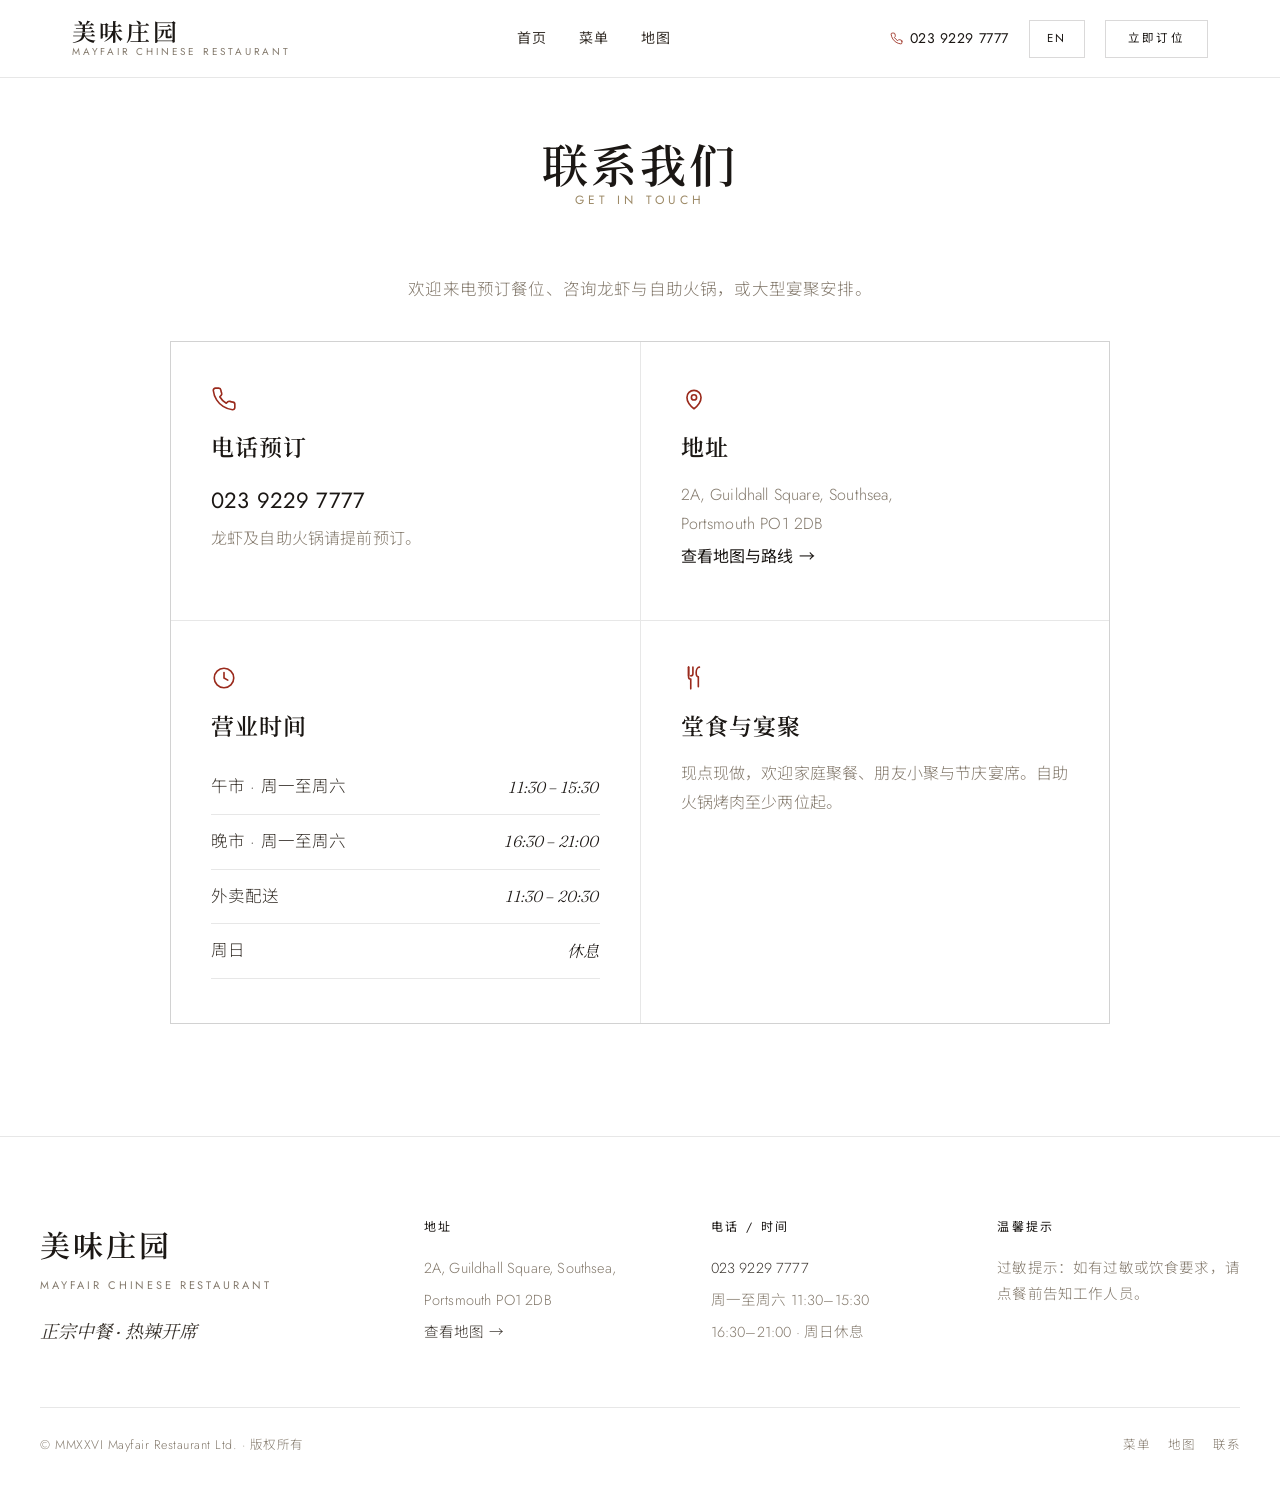
<file: contact.html>
<!DOCTYPE html>
<html lang="zh-CN">
<head>
  <meta charset="UTF-8" />
  <meta name="viewport" content="width=device-width, initial-scale=1.0" />
  <title>联系 Contact · 美味庄园 Mayfair Chinese Restaurant</title>
  <meta name="description" content="联系美味庄园 · Contact Mayfair Chinese Restaurant — phone, address and opening hours." />
  <link rel="preconnect" href="https://fonts.googleapis.com" />
  <link rel="preconnect" href="https://fonts.gstatic.com" crossorigin />
  <link href="https://fonts.googleapis.com/css2?family=Noto+Sans+SC:wght@400;500;700&family=Noto+Serif+SC:wght@500;700&display=swap" rel="stylesheet" />
  <link rel="stylesheet" href="assets/style.css?v=28" />
</head>
<body>
  <header class="site-header">
    <nav class="nav">
      <a class="brand" href="index.html">
        <span class="brand-mark">美味庄园</span>
        <span class="brand-sub">Mayfair Chinese Restaurant</span>
      </a>
      <ul class="nav-links">
        <li><a href="index.html"><span class="lang-zh">首页</span><span class="lang-en">Home</span></a></li>
        <li><a href="menu.html"><span class="lang-zh">菜单</span><span class="lang-en">Menu</span></a></li>
        <li><a href="map.html"><span class="lang-zh">地图</span><span class="lang-en">Map</span></a></li>
        <li class="phone-mobile"><a href="tel:+442392297777"><span class="ph-i"><svg class="svg-ico" width="13" height="13" viewBox="0 0 24 24" fill="none" stroke="currentColor" stroke-width="1.6" stroke-linecap="round" stroke-linejoin="round"><path d="M22 16.92v3a2 2 0 0 1-2.18 2 19.8 19.8 0 0 1-8.63-3.07 19.5 19.5 0 0 1-6-6 19.8 19.8 0 0 1-3.07-8.67A2 2 0 0 1 4.11 2h3a2 2 0 0 1 2 1.72c.13.96.36 1.9.7 2.81a2 2 0 0 1-.45 2.11L8.09 9.91a16 16 0 0 0 6 6l1.27-1.27a2 2 0 0 1 2.11-.45c.9.34 1.85.57 2.81.7A2 2 0 0 1 22 16.92z"/></svg></span> 023 9229 7777</a></li>
        <li class="reserve-mobile"><a class="btn btn-secondary nav-book" href="contact.html"><span class="lang-zh">立即订位</span><span class="lang-en">Reserve</span></a></li>
      </ul>
      <a class="nav-phone" href="tel:+442392297777"><span class="ph-i"><svg class="svg-ico" width="13" height="13" viewBox="0 0 24 24" fill="none" stroke="currentColor" stroke-width="1.6" stroke-linecap="round" stroke-linejoin="round"><path d="M22 16.92v3a2 2 0 0 1-2.18 2 19.8 19.8 0 0 1-8.63-3.07 19.5 19.5 0 0 1-6-6 19.8 19.8 0 0 1-3.07-8.67A2 2 0 0 1 4.11 2h3a2 2 0 0 1 2 1.72c.13.96.36 1.9.7 2.81a2 2 0 0 1-.45 2.11L8.09 9.91a16 16 0 0 0 6 6l1.27-1.27a2 2 0 0 1 2.11-.45c.9.34 1.85.57 2.81.7A2 2 0 0 1 22 16.92z"/></svg></span> 023 9229 7777</a>
      <button class="lang-toggle" type="button">EN</button>
      <a class="btn btn-secondary nav-book" href="contact.html"><span class="lang-zh">立即订位</span><span class="lang-en">Reserve</span></a>
      <button class="nav-toggle" type="button" aria-label="菜单 Menu">☰</button>
    </nav>
  </header>

  <section style="padding-top:60px;">
    <div class="wrap">
      <div class="section-head">
        <span class="scroll-title"><span class="zh"><span class="lang-zh">联系我们</span><span class="lang-en">Contact</span></span><span class="en">Get in Touch</span></span>
        <div class="cloud-div"></div>
      </div>
      <p class="menu-intro" style="margin-bottom:36px;">
        <span class="lang-zh">欢迎来电预订餐位、咨询龙虾与自助火锅，或大型宴聚安排。</span>
        <span class="lang-en">Call us to reserve a table, pre-order lobster or buffet hot pot, or arrange a larger gathering.</span>
      </p>

      <div class="contact-grid">
        <div class="contact-card">
          <div class="ico"><svg class="svg-ico" width="26" height="26" viewBox="0 0 24 24" fill="none" stroke="currentColor" stroke-width="1.5" stroke-linecap="round" stroke-linejoin="round"><path d="M22 16.92v3a2 2 0 0 1-2.18 2 19.8 19.8 0 0 1-8.63-3.07 19.5 19.5 0 0 1-6-6 19.8 19.8 0 0 1-3.07-8.67A2 2 0 0 1 4.11 2h3a2 2 0 0 1 2 1.72c.13.96.36 1.9.7 2.81a2 2 0 0 1-.45 2.11L8.09 9.91a16 16 0 0 0 6 6l1.27-1.27a2 2 0 0 1 2.11-.45c.9.34 1.85.57 2.81.7A2 2 0 0 1 22 16.92z"/></svg></div>
          <h3><span class="lang-zh">电话预订</span><span class="lang-en">Phone &amp; Reservations</span></h3>
          <p><a href="tel:+442392297777" style="font-size:22px;">023 9229 7777</a></p>
          <p><span class="lang-zh">龙虾及自助火锅请提前预订。</span><span class="lang-en">Please pre-order lobster &amp; buffet hot pot.</span></p>
        </div>

        <div class="contact-card">
          <div class="ico"><svg class="svg-ico" width="26" height="26" viewBox="0 0 24 24" fill="none" stroke="currentColor" stroke-width="1.5" stroke-linecap="round" stroke-linejoin="round"><path d="M12 21s-6.5-5.3-6.5-10.5a6.5 6.5 0 0 1 13 0C18.5 15.7 12 21 12 21z"/><circle cx="12" cy="10.5" r="2.4"/></svg></div>
          <h3><span class="lang-zh">地址</span><span class="lang-en">Address</span></h3>
          <p>2A, Guildhall Square, Southsea,<br />Portsmouth PO1 2DB</p>
          <p><a href="map.html"><span class="lang-zh">查看地图与路线 →</span><span class="lang-en">View map &amp; directions →</span></a></p>
        </div>

        <div class="contact-card">
          <div class="ico"><svg class="svg-ico" width="26" height="26" viewBox="0 0 24 24" fill="none" stroke="currentColor" stroke-width="1.5" stroke-linecap="round" stroke-linejoin="round"><circle cx="12" cy="12" r="9"/><path d="M12 7v5l3.5 2"/></svg></div>
          <h3><span class="lang-zh">营业时间</span><span class="lang-en">Opening Hours</span></h3>
          <table class="hours-table">
            <tr><td><span class="lang-zh">午市 · 周一至周六</span><span class="lang-en">Lunch · Mon–Sat</span></td><td>11:30 – 15:30</td></tr>
            <tr><td><span class="lang-zh">晚市 · 周一至周六</span><span class="lang-en">Dinner · Mon–Sat</span></td><td>16:30 – 21:00</td></tr>
            <tr><td><span class="lang-zh">外卖配送</span><span class="lang-en">Delivery</span></td><td>11:30 – 20:30</td></tr>
            <tr><td><span class="lang-zh">周日</span><span class="lang-en">Sunday</span></td><td><span class="lang-zh">休息</span><span class="lang-en">Closed</span></td></tr>
          </table>
        </div>

        <div class="contact-card">
          <div class="ico"><svg class="svg-ico" width="26" height="26" viewBox="0 0 24 24" fill="none" stroke="currentColor" stroke-width="1.5" stroke-linecap="round" stroke-linejoin="round"><path d="M7 2v9a2 2 0 0 0 2 2v9"/><path d="M11 2v6a2 2 0 0 1-2 2"/><path d="M7 2v8"/><path d="M17 2c-1.5 0-3 2-3 5s1 4 2 4v9"/></svg></div>
          <h3><span class="lang-zh">堂食与宴聚</span><span class="lang-en">Dine-in &amp; Gatherings</span></h3>
          <p><span class="lang-zh">现点现做，欢迎家庭聚餐、朋友小聚与节庆宴席。自助火锅烤肉至少两位起。</span><span class="lang-en">All dishes cooked to order — ideal for family meals, friends and celebrations. Buffet hot pot &amp; barbecue for a minimum of two guests.</span></p>
        </div>
      </div>
    </div>
  </section>

  <footer class="site-footer">
    <div class="footer-grid">
      <div class="footer-brand">
        <div class="brand-mark">美味庄园</div>
        <div class="brand-sub">Mayfair Chinese Restaurant</div>
        <div class="tagline"><span class="lang-zh">正宗中餐 · 热辣开席</span><span class="lang-en">Authentic Chinese, Served Hot</span></div>
      </div>
      <div class="footer-col">
        <h4><span class="lang-zh">地址</span><span class="lang-en">Address</span></h4>
        <p>2A, Guildhall Square, Southsea,</p>
        <p>Portsmouth PO1 2DB</p>
        <p><a href="map.html"><span class="lang-zh">查看地图 →</span><span class="lang-en">View map →</span></a></p>
      </div>
      <div class="footer-col">
        <h4><span class="lang-zh">电话 / 时间</span><span class="lang-en">Phone / Hours</span></h4>
        <p><a href="tel:+442392297777">023 9229 7777</a></p>
        <p><span class="lang-zh">周一至周六</span><span class="lang-en">Mon–Sat</span> 11:30–15:30</p>
        <p>16:30–21:00 · <span class="lang-zh">周日休息</span><span class="lang-en">Closed Sun</span></p>
      </div>
      <div class="footer-col">
        <h4><span class="lang-zh">温馨提示</span><span class="lang-en">Good to Know</span></h4>
        <p><span class="lang-zh">过敏提示：如有过敏或饮食要求，请点餐前告知工作人员。</span><span class="lang-en">Allergies: please tell our staff of any dietary needs.</span></p>
      </div>
    </div>
    <div class="footer-bottom">
      <span>© MMXXVI Mayfair Restaurant Ltd. · <span class="lang-zh">版权所有</span><span class="lang-en">All rights reserved</span></span>
      <span class="links"><a href="menu.html"><span class="lang-zh">菜单</span><span class="lang-en">Menu</span></a><a href="map.html"><span class="lang-zh">地图</span><span class="lang-en">Map</span></a><a href="contact.html"><span class="lang-zh">联系</span><span class="lang-en">Contact</span></a></span>
    </div>
  </footer>

  <script src="site-config.js?v=28"></script>
  <script src="assets/app.js?v=28"></script>
</body>
</html>
</file>
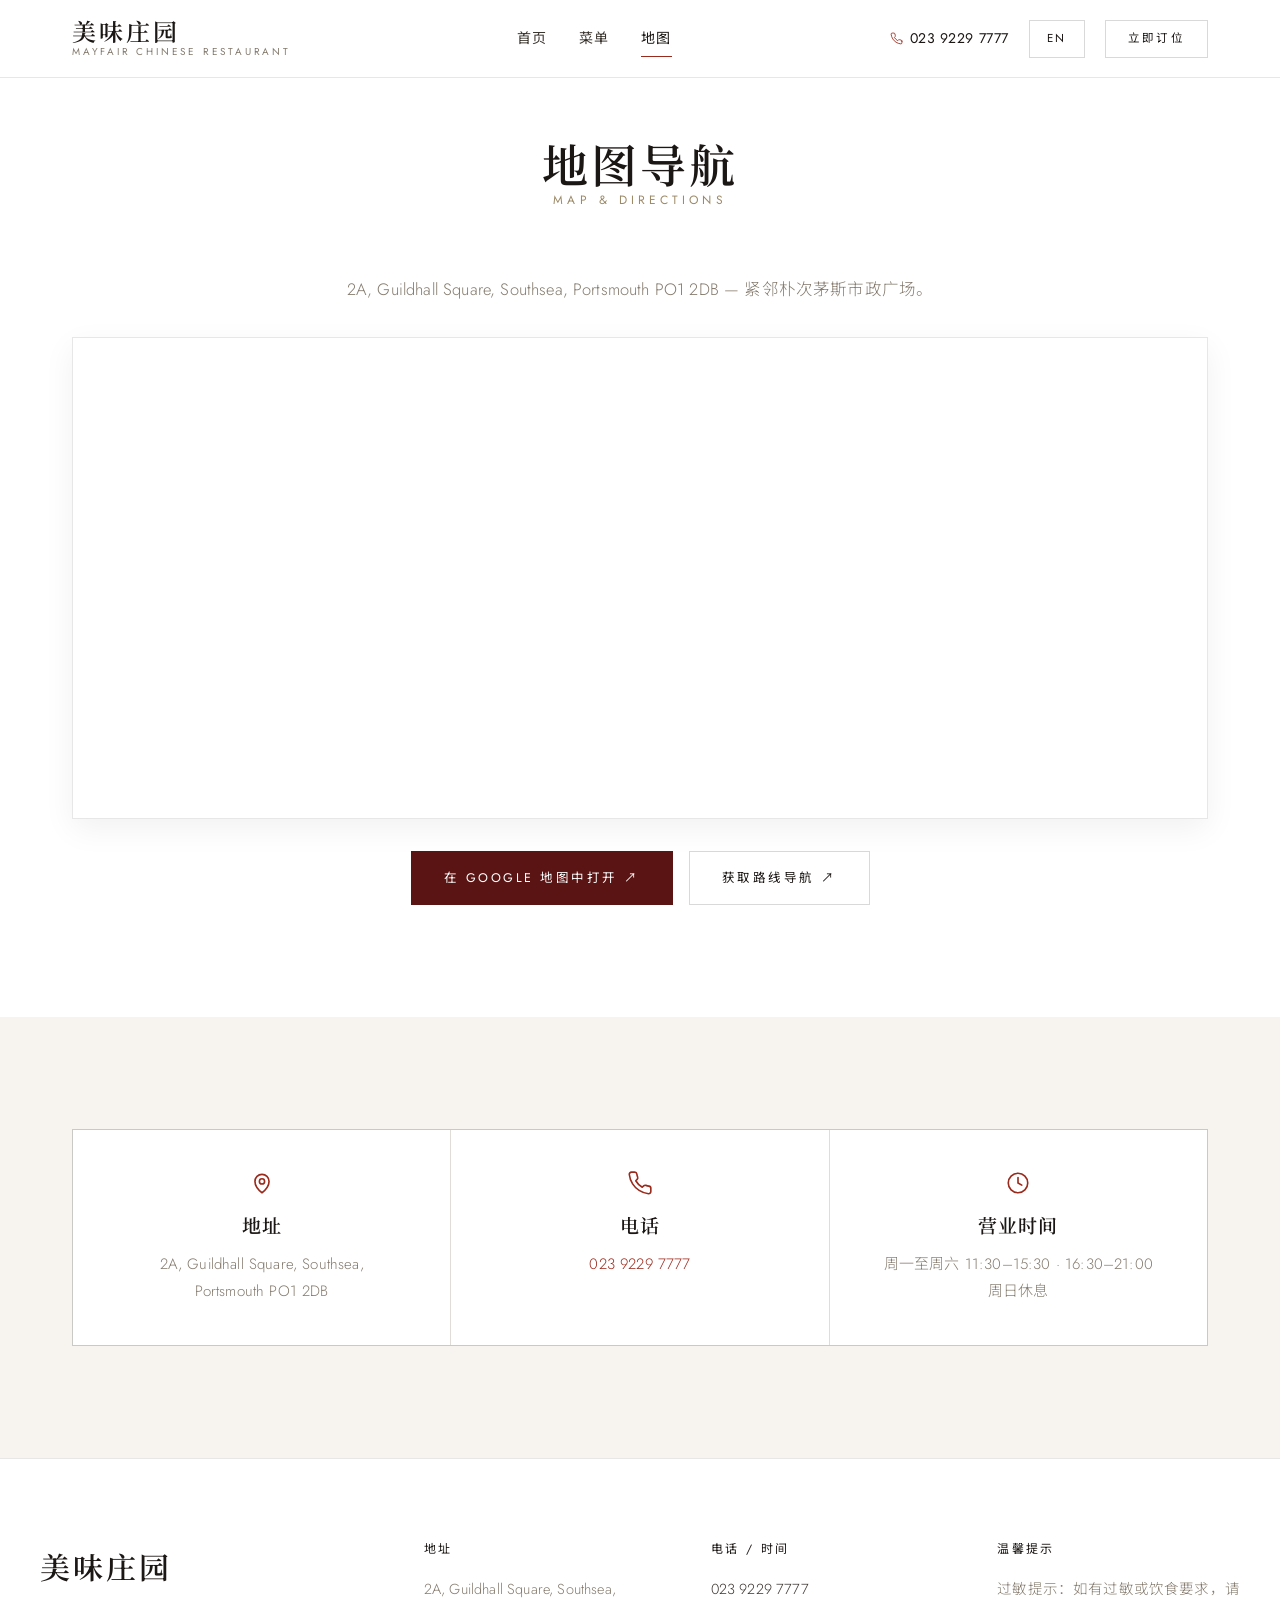
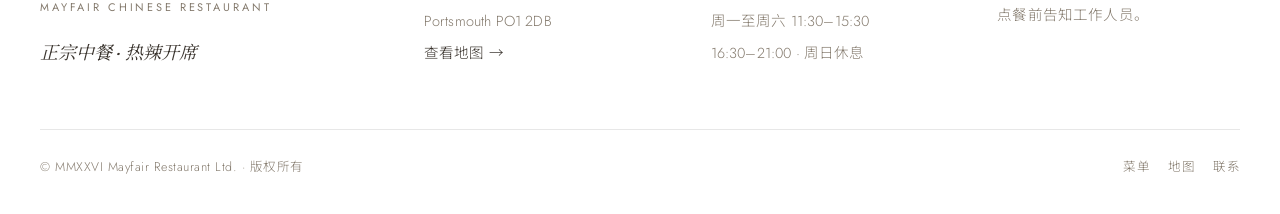
<file: map.html>
<!DOCTYPE html>
<html lang="zh-CN">
<head>
  <meta charset="UTF-8" />
  <meta name="viewport" content="width=device-width, initial-scale=1.0" />
  <title>地图 Map · 美味庄园 Mayfair Chinese Restaurant</title>
  <meta name="description" content="美味庄园位置 · Find Mayfair Chinese Restaurant at 2A Guildhall Square, Portsmouth PO1 2DB." />
  <link rel="preconnect" href="https://fonts.googleapis.com" />
  <link rel="preconnect" href="https://fonts.gstatic.com" crossorigin />
  <link href="https://fonts.googleapis.com/css2?family=Noto+Sans+SC:wght@400;500;700&family=Noto+Serif+SC:wght@500;700&display=swap" rel="stylesheet" />
  <link rel="stylesheet" href="assets/style.css?v=28" />
</head>
<body>
  <header class="site-header">
    <nav class="nav">
      <a class="brand" href="index.html">
        <span class="brand-mark">美味庄园</span>
        <span class="brand-sub">Mayfair Chinese Restaurant</span>
      </a>
      <ul class="nav-links">
        <li><a href="index.html"><span class="lang-zh">首页</span><span class="lang-en">Home</span></a></li>
        <li><a href="menu.html"><span class="lang-zh">菜单</span><span class="lang-en">Menu</span></a></li>
        <li><a href="map.html" class="active"><span class="lang-zh">地图</span><span class="lang-en">Map</span></a></li>
        <li class="phone-mobile"><a href="tel:+442392297777"><span class="ph-i"><svg class="svg-ico" width="13" height="13" viewBox="0 0 24 24" fill="none" stroke="currentColor" stroke-width="1.6" stroke-linecap="round" stroke-linejoin="round"><path d="M22 16.92v3a2 2 0 0 1-2.18 2 19.8 19.8 0 0 1-8.63-3.07 19.5 19.5 0 0 1-6-6 19.8 19.8 0 0 1-3.07-8.67A2 2 0 0 1 4.11 2h3a2 2 0 0 1 2 1.72c.13.96.36 1.9.7 2.81a2 2 0 0 1-.45 2.11L8.09 9.91a16 16 0 0 0 6 6l1.27-1.27a2 2 0 0 1 2.11-.45c.9.34 1.85.57 2.81.7A2 2 0 0 1 22 16.92z"/></svg></span> 023 9229 7777</a></li>
        <li class="reserve-mobile"><a class="btn btn-secondary nav-book" href="contact.html"><span class="lang-zh">立即订位</span><span class="lang-en">Reserve</span></a></li>
      </ul>
      <a class="nav-phone" href="tel:+442392297777"><span class="ph-i"><svg class="svg-ico" width="13" height="13" viewBox="0 0 24 24" fill="none" stroke="currentColor" stroke-width="1.6" stroke-linecap="round" stroke-linejoin="round"><path d="M22 16.92v3a2 2 0 0 1-2.18 2 19.8 19.8 0 0 1-8.63-3.07 19.5 19.5 0 0 1-6-6 19.8 19.8 0 0 1-3.07-8.67A2 2 0 0 1 4.11 2h3a2 2 0 0 1 2 1.72c.13.96.36 1.9.7 2.81a2 2 0 0 1-.45 2.11L8.09 9.91a16 16 0 0 0 6 6l1.27-1.27a2 2 0 0 1 2.11-.45c.9.34 1.85.57 2.81.7A2 2 0 0 1 22 16.92z"/></svg></span> 023 9229 7777</a>
      <button class="lang-toggle" type="button">EN</button>
      <a class="btn btn-secondary nav-book" href="contact.html"><span class="lang-zh">立即订位</span><span class="lang-en">Reserve</span></a>
      <button class="nav-toggle" type="button" aria-label="菜单 Menu">☰</button>
    </nav>
  </header>

  <section style="padding-top:60px;">
    <div class="wrap">
      <div class="section-head">
        <span class="scroll-title"><span class="zh"><span class="lang-zh">地图导航</span><span class="lang-en">Map</span></span><span class="en">Map &amp; Directions</span></span>
        <div class="cloud-div"></div>
      </div>
      <p class="menu-intro" style="margin-bottom:32px;">
        <span class="lang-zh">2A, Guildhall Square, Southsea, Portsmouth PO1 2DB — 紧邻朴次茅斯市政广场。</span>
        <span class="lang-en">2A, Guildhall Square, Southsea, Portsmouth PO1 2DB — right beside Portsmouth's Guildhall Square.</span>
      </p>

      <div class="map-shell">
        <iframe
          title="Mayfair Chinese Restaurant location map"
          src="https://maps.google.com/maps?q=2A%20Guildhall%20Square%2C%20Southsea%2C%20Portsmouth%20PO1%202DB&z=16&output=embed"
          loading="lazy"
          referrerpolicy="no-referrer-when-downgrade"
          allowfullscreen></iframe>
      </div>

      <div class="map-actions">
        <a class="btn btn-primary"
           href="https://www.google.com/maps/search/?api=1&query=2A%20Guildhall%20Square%2C%20Southsea%2C%20Portsmouth%20PO1%202DB"
           target="_blank" rel="noopener">
          <span class="lang-zh">在 Google 地图中打开 ↗</span><span class="lang-en">Open in Google Maps ↗</span>
        </a>
        <a class="btn btn-secondary"
           href="https://www.google.com/maps/dir/?api=1&destination=2A%20Guildhall%20Square%2C%20Southsea%2C%20Portsmouth%20PO1%202DB"
           target="_blank" rel="noopener">
          <span class="lang-zh">获取路线导航 ↗</span><span class="lang-en">Get Directions ↗</span>
        </a>
      </div>
    </div>
  </section>

  <section class="alt">
    <div class="wrap">
      <div class="info-strip">
        <div class="cell">
          <div class="ico"><svg class="svg-ico" width="26" height="26" viewBox="0 0 24 24" fill="none" stroke="currentColor" stroke-width="1.5" stroke-linecap="round" stroke-linejoin="round"><path d="M12 21s-6.5-5.3-6.5-10.5a6.5 6.5 0 0 1 13 0C18.5 15.7 12 21 12 21z"/><circle cx="12" cy="10.5" r="2.4"/></svg></div>
          <h4><span class="lang-zh">地址</span><span class="lang-en">Address</span></h4>
          <p>2A, Guildhall Square, Southsea,<br />Portsmouth PO1 2DB</p>
        </div>
        <div class="cell">
          <div class="ico"><svg class="svg-ico" width="26" height="26" viewBox="0 0 24 24" fill="none" stroke="currentColor" stroke-width="1.5" stroke-linecap="round" stroke-linejoin="round"><path d="M22 16.92v3a2 2 0 0 1-2.18 2 19.8 19.8 0 0 1-8.63-3.07 19.5 19.5 0 0 1-6-6 19.8 19.8 0 0 1-3.07-8.67A2 2 0 0 1 4.11 2h3a2 2 0 0 1 2 1.72c.13.96.36 1.9.7 2.81a2 2 0 0 1-.45 2.11L8.09 9.91a16 16 0 0 0 6 6l1.27-1.27a2 2 0 0 1 2.11-.45c.9.34 1.85.57 2.81.7A2 2 0 0 1 22 16.92z"/></svg></div>
          <h4><span class="lang-zh">电话</span><span class="lang-en">Phone</span></h4>
          <p><a href="tel:+442392297777">023 9229 7777</a></p>
        </div>
        <div class="cell">
          <div class="ico"><svg class="svg-ico" width="26" height="26" viewBox="0 0 24 24" fill="none" stroke="currentColor" stroke-width="1.5" stroke-linecap="round" stroke-linejoin="round"><circle cx="12" cy="12" r="9"/><path d="M12 7v5l3.5 2"/></svg></div>
          <h4><span class="lang-zh">营业时间</span><span class="lang-en">Hours</span></h4>
          <p><span class="lang-zh">周一至周六 11:30–15:30 · 16:30–21:00</span><span class="lang-en">Mon–Sat 11:30–15:30 &amp; 16:30–21:00</span></p>
          <p><span class="lang-zh">周日休息</span><span class="lang-en">Closed Sunday</span></p>
        </div>
      </div>
    </div>
  </section>

  <footer class="site-footer">
    <div class="footer-grid">
      <div class="footer-brand">
        <div class="brand-mark">美味庄园</div>
        <div class="brand-sub">Mayfair Chinese Restaurant</div>
        <div class="tagline"><span class="lang-zh">正宗中餐 · 热辣开席</span><span class="lang-en">Authentic Chinese, Served Hot</span></div>
      </div>
      <div class="footer-col">
        <h4><span class="lang-zh">地址</span><span class="lang-en">Address</span></h4>
        <p>2A, Guildhall Square, Southsea,</p>
        <p>Portsmouth PO1 2DB</p>
        <p><a href="map.html"><span class="lang-zh">查看地图 →</span><span class="lang-en">View map →</span></a></p>
      </div>
      <div class="footer-col">
        <h4><span class="lang-zh">电话 / 时间</span><span class="lang-en">Phone / Hours</span></h4>
        <p><a href="tel:+442392297777">023 9229 7777</a></p>
        <p><span class="lang-zh">周一至周六</span><span class="lang-en">Mon–Sat</span> 11:30–15:30</p>
        <p>16:30–21:00 · <span class="lang-zh">周日休息</span><span class="lang-en">Closed Sun</span></p>
      </div>
      <div class="footer-col">
        <h4><span class="lang-zh">温馨提示</span><span class="lang-en">Good to Know</span></h4>
        <p><span class="lang-zh">过敏提示：如有过敏或饮食要求，请点餐前告知工作人员。</span><span class="lang-en">Allergies: please tell our staff of any dietary needs.</span></p>
      </div>
    </div>
    <div class="footer-bottom">
      <span>© MMXXVI Mayfair Restaurant Ltd. · <span class="lang-zh">版权所有</span><span class="lang-en">All rights reserved</span></span>
      <span class="links"><a href="menu.html"><span class="lang-zh">菜单</span><span class="lang-en">Menu</span></a><a href="map.html"><span class="lang-zh">地图</span><span class="lang-en">Map</span></a><a href="contact.html"><span class="lang-zh">联系</span><span class="lang-en">Contact</span></a></span>
    </div>
  </footer>

  <script src="site-config.js?v=28"></script>
  <script src="assets/app.js?v=28"></script>
</body>
</html>
</file>
<file: assets/style.css>
@import url("https://fonts.googleapis.com/css2?family=Fraunces:ital,opsz,wght@0,9..144,400;0,9..144,500;0,9..144,600;1,9..144,400;1,9..144,500&family=Jost:wght@300;400;500&family=Noto+Sans+SC:wght@300;400;500;700&family=Noto+Serif+SC:wght@400;500;600;700&display=swap");

/* ============================================================
   美味庄园 · Mayfair Chinese Restaurant
   现代高级 · 编辑式排版 · Modern editorial / minimal-luxury
   ============================================================ */

:root {
  --bg:        #ffffff;
  --bg-2:      #f7f4ef;   /* 暖白 */
  --bg-3:      #efeae2;
  --ink:       #1b1714;   /* 近黑墨 */
  --ink-2:     #3a342e;
  --ink-soft:  #847a6d;   /* 浅墨灰 */
  --accent:    #9a2a1c;   /* 克制深红 */
  --accent-d:  #7a1f14;
  --wine:      #5a1414;   /* 高级酒红（深色块）*/
  --wine-2:    #471010;   /* 更深酒红 */
  --bronze:    #9c8966;   /* 低调古铜，仅细节 */
  --line:      rgba(27,23,20,.10);
  --line-2:    rgba(27,23,20,.16);
  --shadow:    0 24px 60px rgba(27,23,20,.10);
  --shadow-sm: 0 10px 30px rgba(27,23,20,.06);

  --display: "Fraunces", "Noto Serif SC", Georgia, serif;   /* 编辑式衬线大标题 */
  --sans:    "Jost", "Noto Sans SC", system-ui, sans-serif; /* 几何无衬线正文 */
  --zh:      "Noto Serif SC", serif;                        /* 中文衬线标题 */
  --maxw: 1200px;
}

* { box-sizing: border-box; }
html { scroll-behavior: smooth; scroll-padding-top: 90px; }
[id] { scroll-margin-top: 90px; }

body {
  margin: 0;
  font-family: var(--sans);
  font-weight: 400;
  color: var(--ink-2);
  background: var(--bg);
  line-height: 1.8;
  font-size: 16.5px;
  letter-spacing: .01em;
  -webkit-font-smoothing: antialiased;
}

/* bilingual toggle */
.lang-en { display: none; }
body.is-en .lang-zh { display: none; }
body.is-en .lang-en { display: inline; }
body.is-en .lang-en.block,
.lang-zh.block { display: block; }
body:not(.is-en) .lang-en.block { display: none; }
body.is-en .lang-zh.block { display: none; }

a { color: var(--accent); text-decoration: none; transition: color .25s; }
a:hover { color: var(--accent-d); }
img { max-width: 100%; display: block; }
.wrap { max-width: var(--maxw); margin: 0 auto; padding: 0 32px; }

.reveal { opacity: 0; transform: translateY(24px); transition: opacity 1s cubic-bezier(.2,.6,.2,1), transform 1s cubic-bezier(.2,.6,.2,1); }
.reveal.in { opacity: 1; transform: none; }

/* hairline label */
.kicker, .seal-inline { font-family: var(--sans); font-weight: 400; letter-spacing: .34em; text-transform: uppercase; font-size: 12px; color: var(--bronze); }

/* line icons */
.svg-ico { display: inline-block; vertical-align: middle; }
.feat .ico { color: var(--accent); }
.nav-phone .ph-i { display: inline-flex; }
.socials i svg { display: block; }

/* ---- 去除古风装饰：全部隐藏 ---- */
.plum, .pavilion, .hero-seal, .cloud-div,
.cornered::before, .cornered::after,
.ico-ring::after, .tex::after { content: none !important; display: none !important; background: none !important; }

/* photo holder + graceful fallback */
.ph { position: relative; overflow: hidden; background:
  linear-gradient(150deg, var(--bg-3), var(--bg-2)); display: grid; place-items: center; }
.ph .ch { font-family: var(--zh); font-weight: 500; color: rgba(27,23,20,.12); line-height: 1; z-index: 0; }
.cover-img { position: absolute; inset: 0; width: 100%; height: 100%; object-fit: cover; z-index: 1; background: var(--bg-3); }

/* ============================================================
   Header / Nav
   ============================================================ */
.site-header {
  position: sticky; top: 0; z-index: 60;
  background: rgba(255,255,255,.82); backdrop-filter: blur(16px) saturate(1.1);
  border-bottom: 1px solid var(--line);
}
.nav { display: flex; align-items: center; gap: 20px; padding: 18px 32px; max-width: var(--maxw); margin: 0 auto; }
.brand { display: flex; flex-direction: column; line-height: 1.04; margin-right: 8px; }
.brand .brand-mark { font-family: var(--zh); font-weight: 600; font-size: 24px; letter-spacing: .12em; color: var(--ink); }
.brand .brand-sub { font-family: var(--sans); font-size: 10px; font-weight: 400; letter-spacing: .28em; text-transform: uppercase; color: var(--ink-soft); margin-top: 3px; }

.nav-links { display: flex; gap: 4px; list-style: none; margin: 0 auto; padding: 0; }
.nav-links a {
  position: relative; display: block; padding: 8px 14px; color: var(--ink-2);
  font-family: var(--sans); font-weight: 400; font-size: 14px; letter-spacing: .08em;
  transition: color .25s;
}
.nav-links a::after { content: ""; position: absolute; left: 14px; right: 14px; bottom: 2px; height: 1px; background: var(--accent); transform: scaleX(0); transform-origin: left; transition: transform .3s; }
.nav-links a:hover { color: var(--accent); }
.nav-links a:hover::after, .nav-links a.active::after { transform: scaleX(1); }
.nav-links a.active { color: var(--ink); }

.nav-phone { display: inline-flex; align-items: center; gap: 7px; font-family: var(--sans); font-size: 14px; letter-spacing: .04em; color: var(--ink); white-space: nowrap; }
.nav-phone .ph-i { font-size: 13px; color: var(--accent); }

.lang-toggle { display: inline-flex; align-items: center; justify-content: center; min-width: 56px; height: 38px; line-height: 1; border: 1px solid var(--line-2); background: transparent; color: var(--ink); font-family: var(--sans); font-weight: 400; font-size: 11.5px; letter-spacing: .2em; text-transform: uppercase; padding: 0 16px; border-radius: 0; cursor: pointer; white-space: nowrap; transition: border-color .25s, color .25s, background .25s; }
.lang-toggle:hover { border-color: var(--ink); background: var(--ink); color: #fff; }

/* buttons — 编辑式，方正克制 */
.btn { display: inline-block; cursor: pointer; border-radius: 0; font-family: var(--sans); font-weight: 400; font-size: 12.5px; letter-spacing: .2em; text-transform: uppercase; padding: 15px 32px; border: 1px solid var(--ink); white-space: nowrap; transition: background .3s, color .3s, border-color .3s, transform .2s; }
.btn:hover { transform: translateY(-2px); }
.btn-primary { background: var(--wine); color: #fff; border-color: var(--wine); }
.btn-primary:hover { background: var(--wine-2); border-color: var(--wine-2); color: #fff; }
.btn-secondary { background: transparent; color: var(--ink); border-color: var(--line-2); }
.btn-secondary:hover { background: var(--wine); border-color: var(--wine); color: #fff; }
.btn-gold { background: #fff; color: var(--ink); border-color: #fff; }
.btn-gold:hover { background: transparent; color: #fff; border-color: #fff; }
.btn-light { background: #fff; color: var(--accent); border-color: #fff; }
.btn-light:hover { background: transparent; color: #fff; border-color: #fff; }
.btn-ghost-light { background: transparent; color: #fff; border-color: rgba(255,255,255,.6); }
.btn-ghost-light:hover { background: #fff; color: var(--ink); border-color: #fff; }
.btn-sm { padding: 12px 26px; font-size: 11.5px; }
.nav-book { display: inline-flex; align-items: center; justify-content: center; min-width: 92px; height: 38px; padding: 0 22px; font-size: 11.5px; line-height: 1; }
.reserve-mobile { display: none; }
.phone-mobile { display: none; }
.nav-toggle { display: none; }

/* ============================================================
   Hero — 全屏背景大图
   ============================================================ */
.hero { position: relative; overflow: hidden; min-height: 92vh; display: flex; align-items: center; background: #2a0d0d; }
.hero-bg { position: absolute; inset: 0; z-index: 0; }
.hero-bg img { width: 100%; height: 100%; object-fit: cover; display: block; transform: scale(1.04); }
.hero-bg::after { content: ""; position: absolute; inset: 0; background:
  linear-gradient(90deg, rgba(48,12,12,.82) 0%, rgba(48,12,12,.52) 46%, rgba(48,12,12,.12) 100%),
  linear-gradient(0deg, rgba(40,10,10,.55), transparent 42%); }
.hero-inner { position: relative; z-index: 2; max-width: var(--maxw); width: 100%; margin: 0 auto; padding: 130px 32px; }
.hero-copy { max-width: 640px; }
.hero-copy .seal-inline { color: rgba(255,255,255,.66); margin-bottom: 22px; display: block; }
.hero-copy .cn-big { font-family: var(--zh); font-weight: 600; font-size: clamp(58px, 9vw, 112px); letter-spacing: .1em; line-height: 1; margin: 0; color: #fff; }
.hero-copy .cn-big .lang-en { font-family: var(--display); font-weight: 500; font-size: clamp(78px, 13vw, 156px); letter-spacing: .01em; }
.hero-copy .headline { font-family: var(--display); font-weight: 400; font-style: italic; font-size: clamp(24px, 4vw, 42px); letter-spacing: .01em; color: rgba(255,255,255,.94); margin: 18px 0 22px; }
.hero-copy .headline .accent { color: #fff; font-style: normal; border-bottom: 1px solid rgba(255,255,255,.4); padding-bottom: 2px; }
.hero-copy .lede { font-family: var(--sans); font-weight: 300; color: rgba(255,255,255,.8); font-size: 17px; line-height: 1.85; max-width: 510px; margin: 0 0 40px; }
.hero-actions { display: flex; gap: 16px; flex-wrap: wrap; }
.hero-scroll { position: absolute; left: 50%; bottom: 30px; transform: translateX(-50%); z-index: 2; color: rgba(255,255,255,.6); font-family: var(--sans); letter-spacing: .3em; font-size: 11px; text-transform: uppercase; text-align: center; }
.hero-scroll::after { content: "↓"; display: block; margin-top: 6px; font-size: 14px; animation: bob 1.8s ease-in-out infinite; }
@keyframes bob { 0%,100% { transform: translateY(0); } 50% { transform: translateY(6px); } }

/* ============================================================
   Section scaffolding
   ============================================================ */
section { padding: 112px 0; position: relative; }
.alt { background: var(--bg-2); }
.section-head { text-align: center; margin-bottom: 64px; }

/* 统一标题：原 scroll-title / plaque 重做成编辑式标题 */
.scroll-title, .plaque { display: block; background: none; border: 0; box-shadow: none; padding: 0; margin: 0; position: static; }
.scroll-title::before, .scroll-title::after, .plaque::before, .plaque::after { content: none; display: none; }
.scroll-title .en, .plaque .en { display: block; order: -1; font-family: var(--sans); font-weight: 400; letter-spacing: .34em; text-transform: uppercase; font-size: 12px; color: var(--bronze); margin-bottom: 16px; }
.scroll-title .zh, .plaque .zh { display: block; font-family: var(--zh); font-weight: 600; font-size: clamp(30px, 4.6vw, 46px); letter-spacing: .06em; color: var(--ink); line-height: 1.12; }
.scroll-title .zh .lang-en, .plaque .zh .lang-en { font-family: var(--display); font-weight: 500; font-style: italic; letter-spacing: 0; }
.section-head .sub { font-family: var(--sans); font-weight: 300; color: var(--ink-soft); letter-spacing: .04em; font-size: 15px; margin-top: 16px; }
.section-head .kicker { display: block; margin-bottom: 14px; }
.section-head h2 { font-family: var(--zh); font-weight: 600; font-size: clamp(30px, 4.6vw, 46px); letter-spacing: .06em; margin: 0; color: var(--ink); }
.section-head h2 .red { color: var(--accent); }
.head-cloud { display: inline; }
.head-cloud::before, .head-cloud::after { content: none; }

/* ============================================================
   About 关于
   ============================================================ */
.about .wrap { display: grid; grid-template-columns: auto 1fr; gap: 54px; align-items: center; }
.medallion { width: 116px; height: 116px; flex: 0 0 auto; border-radius: 50%; display: grid; place-items: center; font-family: var(--zh); font-weight: 500; font-size: 46px; color: var(--ink); background: transparent; border: 1px solid var(--line-2); box-shadow: none; }
.about p { color: var(--ink-soft); font-weight: 300; font-size: 17px; line-height: 1.9; margin: 0; max-width: 760px; }
.about p:first-of-type { color: var(--ink-2); }
/* seal phrases -> clean outlined tags */
.seal-sq { display: inline-block; width: auto; height: auto; padding: 6px 14px; background: transparent; color: var(--ink-soft); border: 1px solid var(--line-2); border-radius: 0; font-family: var(--sans); font-weight: 400; font-size: 12px; letter-spacing: .14em; line-height: 1.5; box-shadow: none; writing-mode: horizontal-tb; }
.seal-sq br { display: none; }

.feature-cards { display: grid; grid-template-columns: repeat(4, 1fr); gap: 1px; margin-top: 64px; background: var(--line); border: 1px solid var(--line); }
.feat { background: var(--bg); border: 0; border-radius: 0; padding: 40px 30px; text-align: center; box-shadow: none; transition: background .3s; }
.feat:hover { background: var(--bg-2); transform: none; }
.feat .ico { width: auto; height: auto; margin: 0 auto 20px; border: 0; background: none; border-radius: 0; display: flex; justify-content: center; color: var(--accent); }
.feat h3 { font-family: var(--zh); font-weight: 600; letter-spacing: .06em; font-size: 19px; margin: 0 0 8px; color: var(--ink); }
.feat p { margin: 0; color: var(--ink-soft); font-weight: 300; font-size: 14px; }

/* ============================================================
   Signature 招牌推荐
   ============================================================ */
.dish-cards { display: grid; grid-template-columns: repeat(6, 1fr); gap: 24px; }
.dish-card { background: var(--bg); border: 0; border-radius: 0; overflow: visible; box-shadow: none; transition: transform .3s; }
.dish-card:hover { transform: translateY(-6px); }
.dish-card__img { aspect-ratio: 3/4; border-radius: 0; overflow: hidden; }
.dish-card__img .ch { font-size: 56px; }
.dish-card:hover .cover-img { transform: scale(1.06); transition: transform .6s cubic-bezier(.2,.6,.2,1); }
.dish-card__body { padding: 16px 2px 0; text-align: left; }
.dish-card__name { font-family: var(--zh); font-weight: 600; font-size: 16px; letter-spacing: .03em; color: var(--ink); }
.dish-card__en { font-family: var(--display); font-style: italic; font-size: 13px; color: var(--ink-soft); margin-top: 1px; }
.dish-card__price { font-family: var(--sans); font-weight: 400; font-size: 14px; letter-spacing: .08em; color: var(--accent); margin-top: 9px; }
.center-btn { text-align: center; margin-top: 60px; }

/* badges -> minimal */
.badge { display: inline-block; font-family: var(--sans); font-weight: 400; font-size: 10.5px; letter-spacing: .16em; text-transform: uppercase; padding: 4px 10px; border-radius: 0; border: 1px solid; background: transparent; }
.badge-red { color: var(--accent); border-color: var(--accent); background: rgba(255,255,255,.86); }
.badge-jade { color: var(--ink); border-color: var(--line-2); background: rgba(255,255,255,.86); }
.badge-gold { color: var(--bronze); border-color: var(--bronze); }
.badge-line { color: var(--ink); border-color: var(--line-2); }
.dish-card__img .badge { position: absolute; top: 12px; left: 12px; z-index: 3; }

/* chef ribbon -> clean label */
.chef-pick { display: inline-block; font-family: var(--sans); font-weight: 400; font-size: 11px; letter-spacing: .28em; text-transform: uppercase; color: var(--bronze); background: none; border: 0; padding: 0; }
.chef-pick::before, .chef-pick::after { content: "·"; margin: 0 8px; color: var(--line-2); }

/* ============================================================
   Hot pot 火锅
   ============================================================ */
.hotpot-grid { display: grid; grid-template-columns: 1fr 1.12fr; gap: 40px; align-items: stretch; }
.hp-left { position: relative; overflow: hidden; color: #fff; background: linear-gradient(155deg, var(--wine), var(--wine-2)); border: 0; border-radius: 0; padding: 52px 46px; display: flex; flex-direction: column; justify-content: center; }
.hp-left::after { content: none; }
.hp-left h2 { font-family: var(--zh); font-weight: 600; font-size: clamp(26px, 3.6vw, 36px); letter-spacing: .05em; margin: 0 0 10px; }
.hp-price { display: inline-block; align-self: flex-start; background: transparent; color: #fff; font-family: var(--display); font-style: italic; font-weight: 500; font-size: 30px; padding: 0; border-bottom: 1px solid rgba(255,255,255,.4); margin: 4px 0 26px; letter-spacing: 0; }
.hp-opts { list-style: none; margin: 0 0 32px; padding: 0; display: grid; grid-template-columns: 1fr 1fr; gap: 12px 22px; }
.hp-opts li { position: relative; padding-left: 20px; font-family: var(--sans); font-weight: 300; font-size: 14px; color: rgba(255,255,255,.82); }
.hp-opts li::before { content: "—"; position: absolute; left: 0; color: var(--bronze); }
.hp-actions { display: flex; gap: 14px; flex-wrap: wrap; }

.hp-right h3 { font-family: var(--zh); font-weight: 600; font-size: 24px; letter-spacing: .05em; color: var(--ink); margin: 0 0 8px; }
.hp-right > p { color: var(--ink-soft); font-weight: 300; font-size: 14.5px; margin: 0 0 24px; }
.mini-cards { display: grid; grid-template-columns: repeat(4, 1fr); gap: 16px; }
.mini-card { background: var(--bg); border: 0; border-radius: 0; overflow: hidden; transition: transform .3s; }
.mini-card:hover { transform: translateY(-4px); }
.mini-card .ph { aspect-ratio: 1/1; }
.mini-card .ph .ch { font-size: 38px; }
.mini-card:hover .cover-img { transform: scale(1.06); transition: transform .5s; }
.mini-card span { display: block; text-align: left; padding: 12px 2px 0; font-family: var(--zh); font-weight: 500; font-size: 13.5px; color: var(--ink); }

/* ============================================================
   Browse menu 浏览菜单
   ============================================================ */
.cat-cards { display: grid; grid-template-columns: repeat(4, 1fr); gap: 1px; background: var(--line); border: 1px solid var(--line); }
.cat-card { display: flex; align-items: center; gap: 16px; background: var(--bg); border: 0; border-radius: 0; padding: 18px 20px; transition: background .3s; }
.cat-card:hover { background: var(--bg-2); transform: none; }
.cat-card .ph { width: 56px; height: 56px; border-radius: 0; flex: 0 0 auto; }
.cat-card .ph .ch { font-size: 26px; }
.cat-card .t b { display: block; font-family: var(--zh); font-weight: 600; font-size: 16px; color: var(--ink); letter-spacing: .04em; }
.cat-card .t span { font-family: var(--display); font-style: italic; font-size: 12.5px; color: var(--ink-soft); }

/* ============================================================
   Occasions 场景
   ============================================================ */
.occ-cards { display: grid; grid-template-columns: repeat(3, 1fr); gap: 24px; }
.occ-card { position: relative; border-radius: 0; overflow: hidden; border: 0; min-height: 320px; display: flex; align-items: flex-end; box-shadow: none; }
.occ-card .ph { position: absolute; inset: 0; }
.occ-card .ph .ch { font-size: 76px; }
.occ-card::after { content: ""; position: absolute; inset: 0; z-index: 1; background: linear-gradient(0deg, rgba(15,12,9,.78), rgba(15,12,9,.12) 60%, transparent); }
.occ-card .occ-body { position: relative; z-index: 2; padding: 30px 30px; color: #fff; width: 100%; }
.occ-card h3 { font-family: var(--zh); font-weight: 600; font-size: 23px; letter-spacing: .05em; margin: 0 0 8px; }
.occ-card p { margin: 0; font-family: var(--sans); font-weight: 300; font-size: 13.5px; color: rgba(255,255,255,.85); }

/* ============================================================
   CTA band
   ============================================================ */
.cta-band { position: relative; overflow: hidden; background: linear-gradient(100deg, var(--wine-2), var(--wine) 55%, var(--wine-2)); }
.cta-band::before { content: none; }
.cta-band .wrap { display: flex; align-items: center; justify-content: space-between; gap: 32px; padding: 72px 32px; position: relative; z-index: 1; flex-wrap: wrap; }
.cta-band h2 { font-family: var(--zh); font-weight: 600; font-size: clamp(28px, 4vw, 42px); letter-spacing: .05em; color: #fff; margin: 0 0 8px; }
.cta-band p { margin: 0; font-family: var(--sans); font-weight: 300; color: rgba(255,255,255,.72); font-size: 15px; }

/* ============================================================
   Footer
   ============================================================ */
.site-footer { position: relative; overflow: hidden; background: var(--bg); border-top: 1px solid var(--line); color: var(--ink-soft); padding: 80px 32px 36px; }
.footer-grid { max-width: var(--maxw); margin: 0 auto; display: grid; grid-template-columns: 1.4fr 1fr 1fr 1fr; gap: 44px; align-items: start; }
.footer-brand .brand-mark { font-family: var(--zh); font-weight: 600; font-size: 30px; letter-spacing: .1em; color: var(--ink); }
.footer-brand .brand-sub { font-family: var(--sans); letter-spacing: .26em; text-transform: uppercase; font-size: 11px; color: var(--ink-soft); margin-top: 5px; }
.footer-brand .tagline { font-family: var(--display); font-style: italic; font-size: 18px; letter-spacing: 0; color: var(--ink-2); margin-top: 20px; }
.footer-col h4 { font-family: var(--sans); color: var(--ink); letter-spacing: .2em; text-transform: uppercase; font-size: 12px; margin: 0 0 16px; font-weight: 400; }
.footer-col p { margin: 6px 0; font-family: var(--sans); font-weight: 300; font-size: 14.5px; color: var(--ink-soft); }
.footer-col a { color: var(--ink-2); }
.footer-col a:hover { color: var(--accent); }
.socials { display: flex; gap: 10px; margin-top: 2px; }
.socials i { width: 36px; height: 36px; border-radius: 50%; border: 1px solid var(--line-2); display: grid; place-items: center; color: var(--ink-soft); font-style: normal; font-size: 14px; transition: border-color .25s, color .25s; }
.socials i:hover { border-color: var(--ink); color: var(--ink); }
.footer-bottom { max-width: var(--maxw); margin: 56px auto 0; padding-top: 26px; border-top: 1px solid var(--line); display: flex; justify-content: space-between; gap: 16px; flex-wrap: wrap; font-family: var(--sans); font-weight: 300; letter-spacing: .04em; font-size: 12.5px; color: var(--ink-soft); }
.footer-bottom .links a { margin-left: 18px; color: var(--ink-soft); }
.footer-bottom .links a:hover { color: var(--ink); }

/* ============================================================
   Inner pages
   ============================================================ */
.page-head { background: var(--bg-2); border-bottom: 1px solid var(--line); padding: 80px 0 64px; text-align: center; }
.menu-intro { text-align: center; color: var(--ink-soft); font-weight: 300; max-width: 640px; margin: 0 auto 12px; }
.spice-key { text-align: center; font-family: var(--sans); font-weight: 300; font-size: 13.5px; color: var(--ink-soft); margin-bottom: 60px; }
.spice-key b { color: var(--accent); font-weight: 500; }

.menu-section { margin-bottom: 72px; }
.menu-section > h3 { font-family: var(--zh); font-weight: 600; font-size: 30px; letter-spacing: .06em; text-align: center; margin: 0 0 6px; color: var(--ink); display: flex; align-items: center; justify-content: center; gap: 14px; }
.menu-section > h3 .num { display: inline-block; width: auto; height: auto; margin: 0; background: none; color: var(--bronze); font-family: var(--display); font-style: italic; font-size: 24px; }
.menu-section .en-h { text-align: center; color: var(--ink-soft); font-family: var(--sans); font-weight: 400; letter-spacing: .26em; text-transform: uppercase; font-size: 11.5px; margin-bottom: 34px; }

.dish-list { list-style: none; margin: 0 auto; padding: 0; max-width: 820px; }
.dish { display: flex; align-items: baseline; gap: 14px; padding: 16px 4px; border-bottom: 1px solid var(--line); transition: padding-left .25s; }
.dish:hover { padding-left: 12px; }
.dish .idx { font-family: var(--display); font-style: italic; color: var(--bronze); font-size: 15px; width: 30px; flex: 0 0 auto; }
.dish .names { flex: 1 1 auto; }
/* 默认（中文版）：中文在前为主，英文在后为辅 */
.dish .zh-n { font-family: var(--zh); font-weight: 600; letter-spacing: .03em; color: var(--ink); }
.dish .en-n { font-family: var(--display); font-style: italic; color: var(--ink-soft); font-size: 14.5px; }
.dish .zh-n::after { content: " · "; color: var(--ink-soft); font-weight: 400; }
/* 英文版：英文在前为主，中文在后为辅 */
body.is-en .dish .names { display: inline-flex; flex-wrap: wrap; align-items: baseline; gap: 0; }
body.is-en .dish .en-n { font-family: var(--zh); font-style: normal; font-weight: 600; color: var(--ink); font-size: 1em; order: 1; }
body.is-en .dish .zh-n { font-family: var(--display); font-style: italic; font-weight: 400; color: var(--ink-soft); font-size: 14.5px; order: 2; }
body.is-en .dish .zh-n::after { content: none; }
body.is-en .dish .en-n::after { content: " · "; color: var(--ink-soft); font-weight: 400; }
.dish .price { font-family: var(--sans); font-weight: 400; color: var(--accent); font-size: 15px; letter-spacing: .06em; white-space: nowrap; padding-left: 10px; }
.spicy { font-family: var(--sans); color: var(--accent); font-size: 11px; letter-spacing: .1em; }

/* dish "view photo" button + lightbox */
.photo-btn { display: inline-flex; align-items: center; gap: 6px; margin: 0 14px 0 4px; padding: 6px 12px; flex: 0 0 auto; border: 1px solid var(--line-2); background: transparent; color: var(--ink-2); font-family: var(--sans); font-size: 11px; letter-spacing: .12em; text-transform: uppercase; cursor: pointer; border-radius: 0; white-space: nowrap; transition: background .25s, color .25s, border-color .25s; }
.photo-btn .svg-ico { color: var(--accent); transition: color .25s; }
.photo-btn:hover { background: var(--accent); color: #fff; border-color: var(--accent); }
.photo-btn:hover .svg-ico { color: #fff; }
.dish.has-img { align-items: center; }
/* clickable homepage image */
.img-zoom { cursor: pointer; }

.lightbox { position: fixed; inset: 0; z-index: 200; display: none; align-items: center; justify-content: center; padding: 4vw; background: rgba(15,12,9,.88); backdrop-filter: blur(6px); }
.lightbox.open { display: flex; }
.lightbox figure { margin: 0; max-width: 880px; width: 100%; text-align: center; }
.lightbox img { max-width: 100%; max-height: 80vh; object-fit: contain; border-radius: 2px; box-shadow: 0 30px 80px rgba(0,0,0,.5); }
.lightbox figcaption { color: #fff; font-family: var(--zh); font-weight: 500; letter-spacing: .08em; margin-top: 18px; font-size: 18px; }
.lightbox .lb-close { position: absolute; top: 22px; right: 26px; width: 48px; height: 48px; border: 1px solid rgba(255,255,255,.5); background: none; color: #fff; font-size: 22px; cursor: pointer; border-radius: 50%; line-height: 1; transition: background .25s, border-color .25s; }
.lightbox .lb-close:hover { background: rgba(255,255,255,.14); border-color: #fff; }

.sub-h { text-align: center; font-family: var(--display); font-style: italic; font-weight: 500; letter-spacing: 0; color: var(--ink); margin: 38px 0 16px; font-size: 22px; }
.note { max-width: 820px; margin: 18px auto 0; font-family: var(--sans); font-weight: 300; font-size: 13px; color: var(--ink-soft); text-align: center; }

.matrix { max-width: 820px; margin: 0 auto; width: 100%; border-collapse: collapse; border-top: 1px solid var(--ink); }
.matrix th, .matrix td { padding: 14px 12px; border-bottom: 1px solid var(--line); text-align: center; }
.matrix th { background: none; color: var(--ink); font-family: var(--sans); font-weight: 400; letter-spacing: .1em; text-transform: uppercase; font-size: 12px; }
.matrix td:first-child, .matrix th:first-child { text-align: left; color: var(--ink); font-family: var(--zh); }
.matrix .price { color: var(--accent); font-family: var(--sans); font-size: 14px; }

.buffet { max-width: 820px; margin: 30px auto 0; background: var(--bg-2); border: 1px solid var(--line); border-radius: 0; padding: 34px 36px; text-align: center; box-shadow: none; }
.buffet .price-big { font-family: var(--display); font-style: italic; font-weight: 500; color: var(--accent); font-size: 38px; letter-spacing: 0; }

.map-shell { border-radius: 0; overflow: hidden; border: 1px solid var(--line); box-shadow: var(--shadow-sm); padding: 0; background: var(--bg); margin-bottom: 32px; }
.map-shell iframe { width: 100%; height: 480px; border: 0; display: block; border-radius: 0; filter: grayscale(.2); }
.map-actions { text-align: center; display: flex; gap: 16px; justify-content: center; flex-wrap: wrap; }

.info-strip { display: grid; grid-template-columns: repeat(3, 1fr); border: 1px solid var(--line); border-radius: 0; overflow: hidden; background: var(--line); gap: 1px; box-shadow: none; }
.info-strip .cell { padding: 40px 24px; text-align: center; border: 0; background: var(--bg); }
.info-strip .cell .ico { color: var(--accent); display: flex; justify-content: center; }
.info-strip .cell h4 { font-family: var(--zh); font-weight: 600; letter-spacing: .05em; margin: 12px 0 8px; font-size: 19px; color: var(--ink); }
.info-strip .cell p { margin: 0; color: var(--ink-soft); font-weight: 300; font-size: 15px; }

.contact-grid { display: grid; grid-template-columns: repeat(2, 1fr); gap: 1px; max-width: 940px; margin: 0 auto; background: var(--line); border: 1px solid var(--line); }
.contact-card { background: var(--bg); border: 0; border-radius: 0; padding: 44px 40px; box-shadow: none; transition: background .3s; }
.contact-card:hover { background: var(--bg-2); transform: none; }
.contact-card .ico { color: var(--accent); }
.contact-card .ico .svg-ico, .info-strip .cell .ico .svg-ico { display: block; }
.contact-card h3 { font-family: var(--zh); font-weight: 600; letter-spacing: .05em; margin: 14px 0 14px; font-size: 23px; color: var(--ink); }
.contact-card p { font-family: var(--sans); font-weight: 300; font-size: 16px; color: var(--ink-soft); margin: 4px 0; }
.contact-card a { color: var(--ink); font-weight: 400; }
.contact-card a:hover { color: var(--accent); }
.hours-table { width: 100%; border-collapse: collapse; }
.hours-table td { padding: 12px 0; border-bottom: 1px solid var(--line); font-family: var(--sans); font-weight: 300; }
.hours-table td:last-child { text-align: right; color: var(--ink); font-family: var(--display); font-style: italic; font-size: 16px; }

/* divider (inner) -> thin centered rule */
.divider, .gold-rule { width: 60px; height: 1px; background: var(--line-2); margin: 22px auto 0; }
.divider::before, .divider::after, .gold-rule::before, .gold-rule::after { content: none; display: none; }

/* ============================================================
   Responsive
   ============================================================ */
@media (max-width: 1080px) {
  .dish-cards { grid-template-columns: repeat(3, 1fr); }
  .feature-cards { grid-template-columns: repeat(2, 1fr); }
  .hotpot-grid { grid-template-columns: 1fr; }
  .cat-cards { grid-template-columns: repeat(2, 1fr); }
}
@media (max-width: 860px) {
  section { padding: 80px 0; }
  .hero { min-height: 80vh; }
  .hero-inner { padding: 100px 32px; }
  .about .wrap { grid-template-columns: 1fr; justify-items: center; text-align: center; gap: 30px; }
  .occ-cards { grid-template-columns: 1fr; }
  .info-strip { grid-template-columns: 1fr; }
  .contact-grid { grid-template-columns: 1fr; }
  .footer-grid { grid-template-columns: 1fr 1fr; gap: 32px; }
  .mini-cards { grid-template-columns: repeat(2, 1fr); }

  /* 单行排布：餐厅名 ···· 语言切换 折叠键，全部同一行靠右，放不下则缩小 */
  .nav { flex-wrap: nowrap; gap: 10px; padding: 14px 18px; }
  .nav-links { order: 5; width: 100%; flex-direction: column; margin: 0; display: none; padding: 8px 0; flex-basis: 100%; }
  .nav-links.open { display: flex; }
  .nav-links a { text-align: center; }
  .nav-links a::after { display: none; }
  /* top bar keeps only brand + language toggle + hamburger */
  .brand { margin-right: auto; min-width: 0; overflow: hidden; }
  .brand .brand-mark { white-space: nowrap; }
  .brand .brand-sub { white-space: nowrap; overflow: hidden; text-overflow: ellipsis; }
  .nav-phone { display: none; }
  .lang-toggle { flex: 0 0 auto; }
  .nav-toggle { display: inline-grid; place-items: center; width: 42px; height: 42px; flex: 0 0 auto; border: 1px solid var(--line-2); background: transparent; color: var(--ink); border-radius: 0; cursor: pointer; font-size: 20px; order: 4; }
  /* phone + reserve moved into the collapsed menu */
  .nav-book { display: none; }
  .nav-links .phone-mobile { display: block; width: 100%; }
  .nav-links .phone-mobile a { display: flex; align-items: center; justify-content: center; gap: 8px; padding: 12px; color: var(--ink); font-size: 15px; letter-spacing: .04em; }
  .nav-links .reserve-mobile { display: block; width: 100%; margin-top: 8px; }
  .nav-links .reserve-mobile .nav-book { display: flex; width: 100%; height: 46px; }
}
@media (max-width: 560px) {
  .dish-cards { grid-template-columns: 1fr 1fr; }
  .feature-cards { grid-template-columns: 1fr 1fr; }
  .cat-cards { grid-template-columns: 1fr; }
  .footer-grid { grid-template-columns: 1fr; text-align: center; }
  .socials { justify-content: center; }
  .hero-actions { flex-direction: column; }
  .hero-actions .btn { text-align: center; }
  .cta-band .wrap { flex-direction: column; text-align: center; }
  /* 窄屏顶栏：整体缩小，确保单行放下 */
  .nav { gap: 8px; padding: 12px 14px; }
  .brand .brand-mark { font-size: 19px; letter-spacing: .06em; }
  .brand .brand-sub { font-size: 9px; letter-spacing: .14em; }
  .lang-toggle { min-width: 0; height: 34px; padding: 0 10px; font-size: 10.5px; letter-spacing: .12em; }
  .nav-toggle { width: 36px; height: 36px; font-size: 18px; }
}
@media (max-width: 380px) {
  .brand .brand-sub { display: none; }
  .brand .brand-mark { font-size: 17px; }
}
</file>
